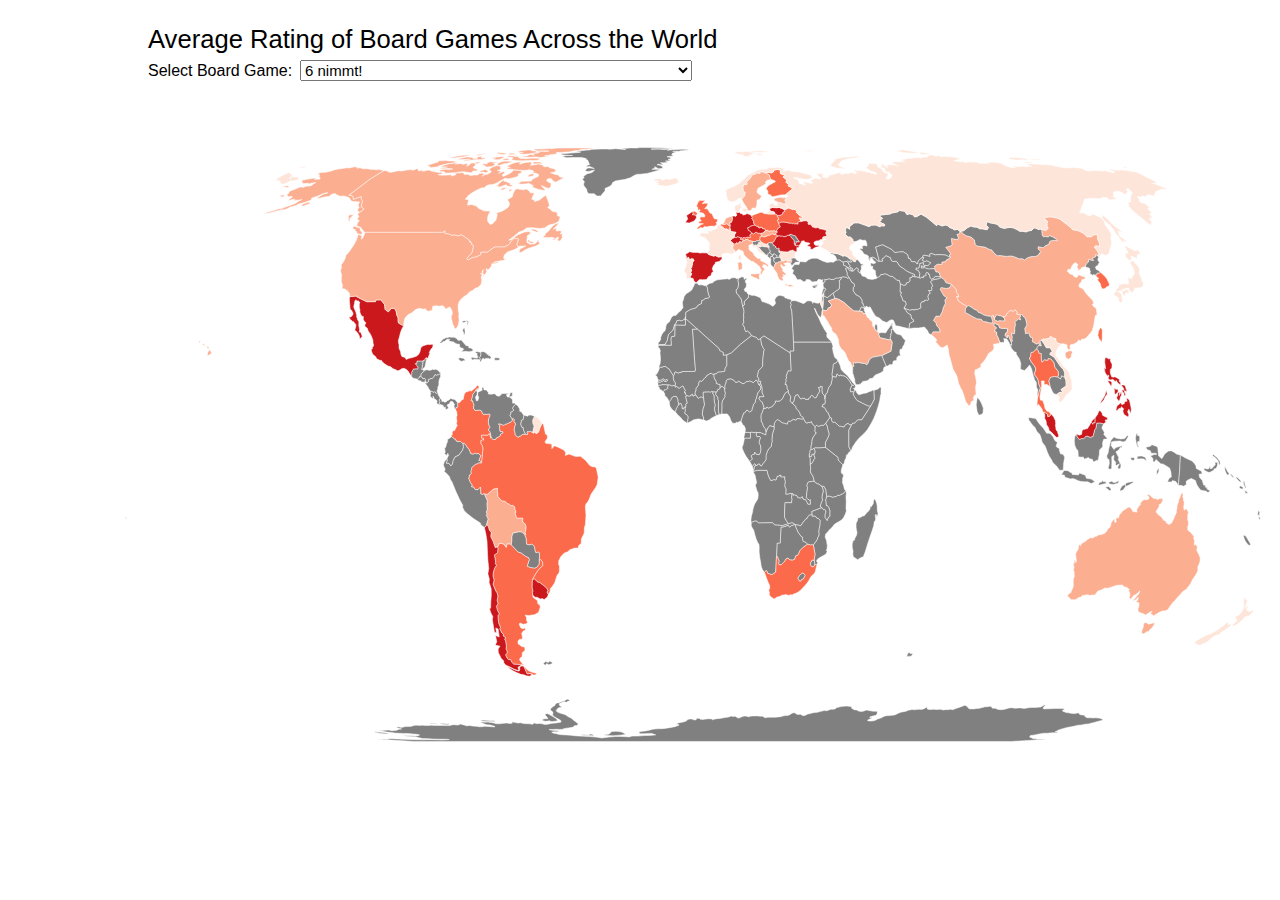
<file: chloropleth.html>
<!DOCTYPE html>
<meta charset="utf-8">

<head>
    <title>Games Chloropleth</title>
    <meta charset="utf-8">
    <script type="text/javascript" src="lib/d3.v5.min.js"></script>
    <script type="text/javascript" src="lib/d3-dsv.min.js"></script>
    <script type="text/javascript" src="lib/d3-legend.min.js"></script>
    <script type="text/javascript" src="lib/d3-tip.min.js"></script>
    <script type="text/javascript" src="lib/d3-geo-projection.v2.min.js"></script>
    <script type="text/javascript" src="lib/topojson.v2.min.js"></script>

    <link rel="stylesheet" type="text/css" href="styles_chloropleth.css">
    <style> </style>
</head>


<body>
    <!-- Add heading for the visualization -->
    <select id="selectButton"></select>

    <!-- Create dropdown element here. Options should be added after reading in game file, they should not be created here.-->

    <!-- append visualization svg to this div-->
    <div id="choropleth"></div>

    <script>

        // enter code to define margin and dimensions for svg
        var margin = { top: 50, right: 50, bottom: 20, left: 20 },
            width = 1300 + margin.left + margin.right,
            height = 700 + margin.top + margin.bottom;

        // enter code to create svg
        var svg = d3.select("body").append("svg")
            .attr("width", width + margin.left + margin.right)
            .attr("height", height + margin.top + margin.bottom);

        var mapSVG = svg.append("g")
            .attr("transform", "translate(" + margin.left + "," + margin.top + ")");

        // enter code to create color scale

        var brewerColors = ['#fee5d9', '#fcae91', '#fb6a4a', '#cb181d']
        var quantize = d3.scaleQuantile().range(brewerColors)

        // enter code to define tooltip
        var tip = d3.tip()
            .attr("class", "d3-tip")
            .html(function (d) {
                var country = d.properties.name
                if (countriesMapped.has(country)) {

                    return (
                        "Country: " + countriesMapped.get(country)["Country"]) +
                        "<br />" +
                        "Game: " + countriesMapped.get(country)["Game"] +
                        "<br />" +
                        "Avg Rating: " + countriesMapped.get(country)["Average Rating"] +
                        "<br />" +
                        "Number of Users: " + formatComma(countriesMapped.get(country)["Number of Users"])
                } else {

                    return (
                        "Country: " + country) +
                        "<br />" +
                        "Game: " + countriesMapped.values().next().value.Game +
                        "<br />" +
                        "Avg Rating: NA" +
                        "<br />" +
                        "Number of Users: NA"

                }
            })

        // enter code to define projection and path required for Choropleth


        // choose a projection
        var projection = d3.geoHufnagel()
            .scale(225)
            .translate([width / 2, height / 2]);

        // create path generator function initialized with projection
        var pathGenerator = d3.geoPath().projection(projection);

        // define any other global variables 
        const countriesMapped = new Map();
        var formatComma = d3.format(",")



        // read in data
        Promise.all([
            d3.json("world_countries.json"),
            d3.csv("ratings-by-country.csv")
        ]).then((values) => {


            // enter code to call ready() with required arguments
            var gameData = values[1];
            var countries = values[0];

            gameData.forEach(x => x["Average Rating"] = +x["Average Rating"]);
            gameData.forEach(x => x["Number of Users"] = +x["Number of Users"]);

            console.log("world: ", countries.features)
            console.log("promiseValues:", values)
            console.log("GameData:", gameData)
            ready(countries, gameData);
            ;
        }

        );

        // this function should be called once the data from files have been read
        // world: topojson from world_countries.json
        // gameData: data from ratings-by-country.csv

        function ready(countries, gameData) {
            // enter code to extract all unique games from gameData (
            // Adapted from https://stackoverflow.com/questions/28572015/how-to-select-unique-values-in-d3-js-from-data/28572315)
            var uniqueGames = [...new Set(gameData.map(d => d.Game))];
            console.log("unique games :", uniqueGames)


            console.log("data", gameData)

            // enter code to append the game options to the dropdown
            d3.select("#selectButton")
                .selectAll('myOptions')
                .data(uniqueGames)
                .enter()
                .append('option')
                .text(function (d) { return d; }) // text showed in the menu
                .attr("value", function (d) { return d; }) // corresponding value returned by the button

            // add pulldown label
            svg.append("text")
                .attr("class", "label")
                .attr("x", 140)
                .attr("y", 68)
                .text("Select Board Game:")

            // add chart title
            svg.append("text")
                .attr("class", "title")
                .attr("x", 140)
                .attr("y", 40)
                .text("Average Rating of Board Games Across the World")
            // add name
            svg.append("text")
                .attr("class", "name")
                .attr("x", 140)
                .attr("y", height)
                .text("")


            // event listener for the dropdown. Update choropleth and legend when selection changes. Call createMapAndLegend() with required arguments.

            d3.select("#selectButton")
                .on("change", change)
            function change() {
                selectedGame = this.options[this.selectedIndex].value,
                    createMapAndLegend(countries, gameData, selectedGame)

            }

            // create Choropleth with default option. Call createMapAndLegend() with required arguments.
            selectedGame = uniqueGames[0]
            console.log("default Game", selectedGame)
            createMapAndLegend(countries, gameData, selectedGame)

        }

        // this function should create a Choropleth and legend using the world and gameData arguments for a selectedGame
        // also use this function to update Choropleth and legend when a different game is selected from the dropdown
        function createMapAndLegend(countries, gameData, selectedGame) {
            console.log("selected Game:", selectedGame);

            var filteredGameData = gameData.filter(function (d) { return (d.Game == selectedGame) });
            console.log("Filtered Game:", filteredGameData);

            var extent = d3.extent(filteredGameData.map(x => x["Average Rating"]));
            console.log("extent:", extent)

            color = quantize.domain(filteredGameData.map(x => x["Average Rating"]))

            var trunc = brewerColors.map(d => quantize.invertExtent(d))
            console.log(trunc[0][0].toFixed(2))


            // draw map
            mapSVG.append("g").attr("class", "continent")
                .selectAll("path")
                .data(countries.features)
                .enter()
                .append("path")
                .attr("d", pathGenerator)
                .attr("fill", function (d) {
                    filteredGameData.forEach(d => {
                        countriesMapped.set(d.Country, d)
                    })
                    if (countriesMapped.has(d.properties.name)) {
                        return (quantize(countriesMapped.get(d.properties.name)["Average Rating"]))
                    }
                    else { return "grey" };
                })
                .call(tip)
                .on("mouseover", tip.show)
                .on('mouseout', tip.hide);


            //legend
            var legend = d3.legendColor()
                .labelFormat(d3.format(".2f"))
                .scale(quantize);

            // update legend
            d3.selectAll(".legendQuant").remove();
            var showLegend = svg.append("g")
                .attr("class", "legendQuant")
                .attr("transform", "translate(" + (width - 50) + "," + margin.top + ")")
                .call(legend);


        }
    </script>

</body>

</html>
</file>
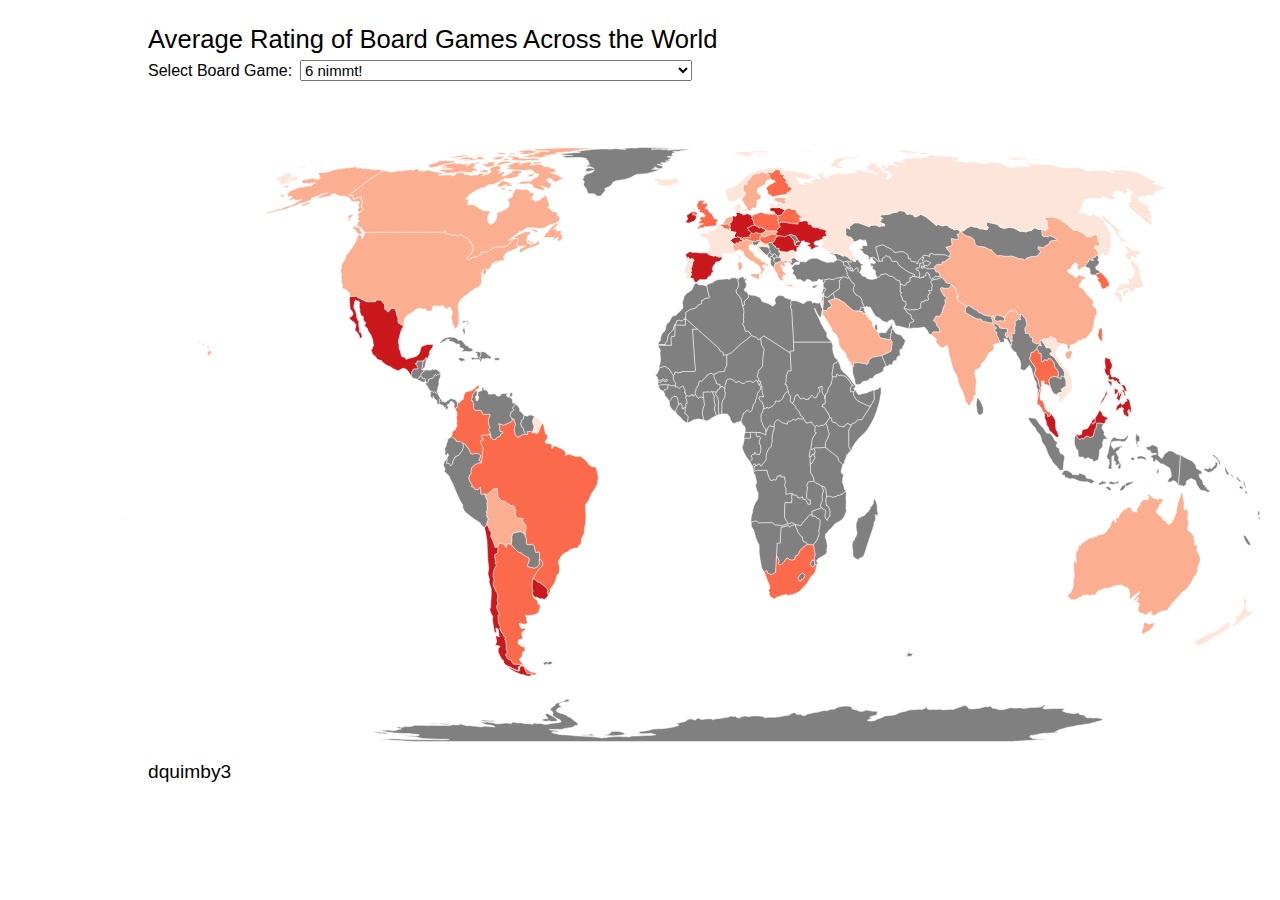
<file: choropleth.html>
<!DOCTYPE html>
<meta charset="utf-8">

<head>
    <title>Games Chloropleth</title>
    <meta charset="utf-8">
    <script type="text/javascript" src="lib/d3.v5.min.js"></script>
    <script type="text/javascript" src="lib/d3-dsv.min.js"></script>
    <script type="text/javascript" src="lib/d3-legend.min.js"></script>
    <script type="text/javascript" src="lib/d3-tip.min.js"></script>
    <script type="text/javascript" src="lib/d3-geo-projection.v2.min.js"></script>
    <script type="text/javascript" src="lib/topojson.v2.min.js"></script>

    <link rel="stylesheet" type="text/css" href="styles_chloropleth.css">
    <style> </style>
</head>


<body>
    <!-- Add heading for the visualization -->
    <select id="selectButton"></select>

    <!-- Create dropdown element here. Options should be added after reading in game file, they should not be created here.-->

    <!-- append visualization svg to this div-->
    <div id="choropleth"></div>

    <script>

        // enter code to define margin and dimensions for svg
        var margin = { top: 50, right: 50, bottom: 20, left: 20 },
            width = 1300 + margin.left + margin.right,
            height = 700 + margin.top + margin.bottom;

        // enter code to create svg
        var svg = d3.select("body").append("svg")
            .attr("width", width + margin.left + margin.right)
            .attr("height", height + margin.top + margin.bottom);

        var mapSVG = svg.append("g")
            .attr("transform", "translate(" + margin.left + "," + margin.top + ")");

        // enter code to create color scale

        var brewerColors = ['#fee5d9', '#fcae91', '#fb6a4a', '#cb181d']
        var quantize = d3.scaleQuantile().range(brewerColors)

        // enter code to define tooltip
        var tip = d3.tip()
            .attr("class", "d3-tip")
            .html(function (d) {
                var country = d.properties.name
                if (countriesMapped.has(country)) {

                    return (
                        "Country: " + countriesMapped.get(country)["Country"]) +
                        "<br />" +
                        "Game: " + countriesMapped.get(country)["Game"] +
                        "<br />" +
                        "Avg Rating: " + countriesMapped.get(country)["Average Rating"] +
                        "<br />" +
                        "Number of Users: " + formatComma(countriesMapped.get(country)["Number of Users"])
                } else {

                    return (
                        "Country: " + country) +
                        "<br />" +
                        "Game: " + countriesMapped.values().next().value.Game +
                        "<br />" +
                        "Avg Rating: NA" +
                        "<br />" +
                        "Number of Users: NA"

                }
            })

        // enter code to define projection and path required for Choropleth


        // choose a projection
        var projection = d3.geoHufnagel()
            .scale(225)
            .translate([width / 2, height / 2]);

        // create path generator function initialized with projection
        var pathGenerator = d3.geoPath().projection(projection);

        // define any other global variables 
        const countriesMapped = new Map();
        var formatComma = d3.format(",")



        // read in data
        Promise.all([
            d3.json("world_countries.json"),
            d3.csv("ratings-by-country.csv")
        ]).then((values) => {


            // enter code to call ready() with required arguments
            var gameData = values[1];
            var countries = values[0];

            gameData.forEach(x => x["Average Rating"] = +x["Average Rating"]);
            gameData.forEach(x => x["Number of Users"] = +x["Number of Users"]);

            console.log("world: ", countries.features)
            console.log("promiseValues:", values)
            console.log("GameData:", gameData)
            ready(countries, gameData);
            ;
        }

        );

        // this function should be called once the data from files have been read
        // world: topojson from world_countries.json
        // gameData: data from ratings-by-country.csv

        function ready(countries, gameData) {
            // enter code to extract all unique games from gameData (
            // Adapted from https://stackoverflow.com/questions/28572015/how-to-select-unique-values-in-d3-js-from-data/28572315)
            var uniqueGames = [...new Set(gameData.map(d => d.Game))];
            console.log("unique games :", uniqueGames)


            console.log("data", gameData)

            // enter code to append the game options to the dropdown
            d3.select("#selectButton")
                .selectAll('myOptions')
                .data(uniqueGames)
                .enter()
                .append('option')
                .text(function (d) { return d; }) // text showed in the menu
                .attr("value", function (d) { return d; }) // corresponding value returned by the button

            // add pulldown label
            svg.append("text")
                .attr("class", "label")
                .attr("x", 140)
                .attr("y", 68)
                .text("Select Board Game:")

            // add chart title
            svg.append("text")
                .attr("class", "title")
                .attr("x", 140)
                .attr("y", 40)
                .text("Average Rating of Board Games Across the World")
            // add name
            svg.append("text")
                .attr("class", "name")
                .attr("x", 140)
                .attr("y", height)
                .text("dquimby3")


            // event listener for the dropdown. Update choropleth and legend when selection changes. Call createMapAndLegend() with required arguments.

            d3.select("#selectButton")
                .on("change", change)
            function change() {
                selectedGame = this.options[this.selectedIndex].value,
                    createMapAndLegend(countries, gameData, selectedGame)

            }

            // create Choropleth with default option. Call createMapAndLegend() with required arguments.
            selectedGame = uniqueGames[0]
            console.log("default Game", selectedGame)
            createMapAndLegend(countries, gameData, selectedGame)

        }

        // this function should create a Choropleth and legend using the world and gameData arguments for a selectedGame
        // also use this function to update Choropleth and legend when a different game is selected from the dropdown
        function createMapAndLegend(countries, gameData, selectedGame) {
            console.log("selected Game:", selectedGame);

            var filteredGameData = gameData.filter(function (d) { return (d.Game == selectedGame) });
            console.log("Filtered Game:", filteredGameData);

            var extent = d3.extent(filteredGameData.map(x => x["Average Rating"]));
            console.log("extent:", extent)

            color = quantize.domain(filteredGameData.map(x => x["Average Rating"]))

            var trunc = brewerColors.map(d => quantize.invertExtent(d))
            console.log(trunc[0][0].toFixed(2))


            // draw map
            mapSVG.append("g").attr("class", "continent")
                .selectAll("path")
                .data(countries.features)
                .enter()
                .append("path")
                .attr("d", pathGenerator)
                .attr("fill", function (d) {
                    filteredGameData.forEach(d => {
                        countriesMapped.set(d.Country, d)
                    })
                    if (countriesMapped.has(d.properties.name)) {
                        return (quantize(countriesMapped.get(d.properties.name)["Average Rating"]))
                    }
                    else { return "grey" };
                })
                .call(tip)
                .on("mouseover", tip.show)
                .on('mouseout', tip.hide);


            //legend
            var legend = d3.legendColor()
                .labelFormat(d3.format(".2f"))
                .scale(quantize);

            // update legend
            d3.selectAll(".legendQuant").remove();
            var showLegend = svg.append("g")
                .attr("class", "legendQuant")
                .attr("transform", "translate(" + (width - 50) + "," + margin.top + ")")
                .call(legend);


        }
    </script>

</body>

</html>
</file>
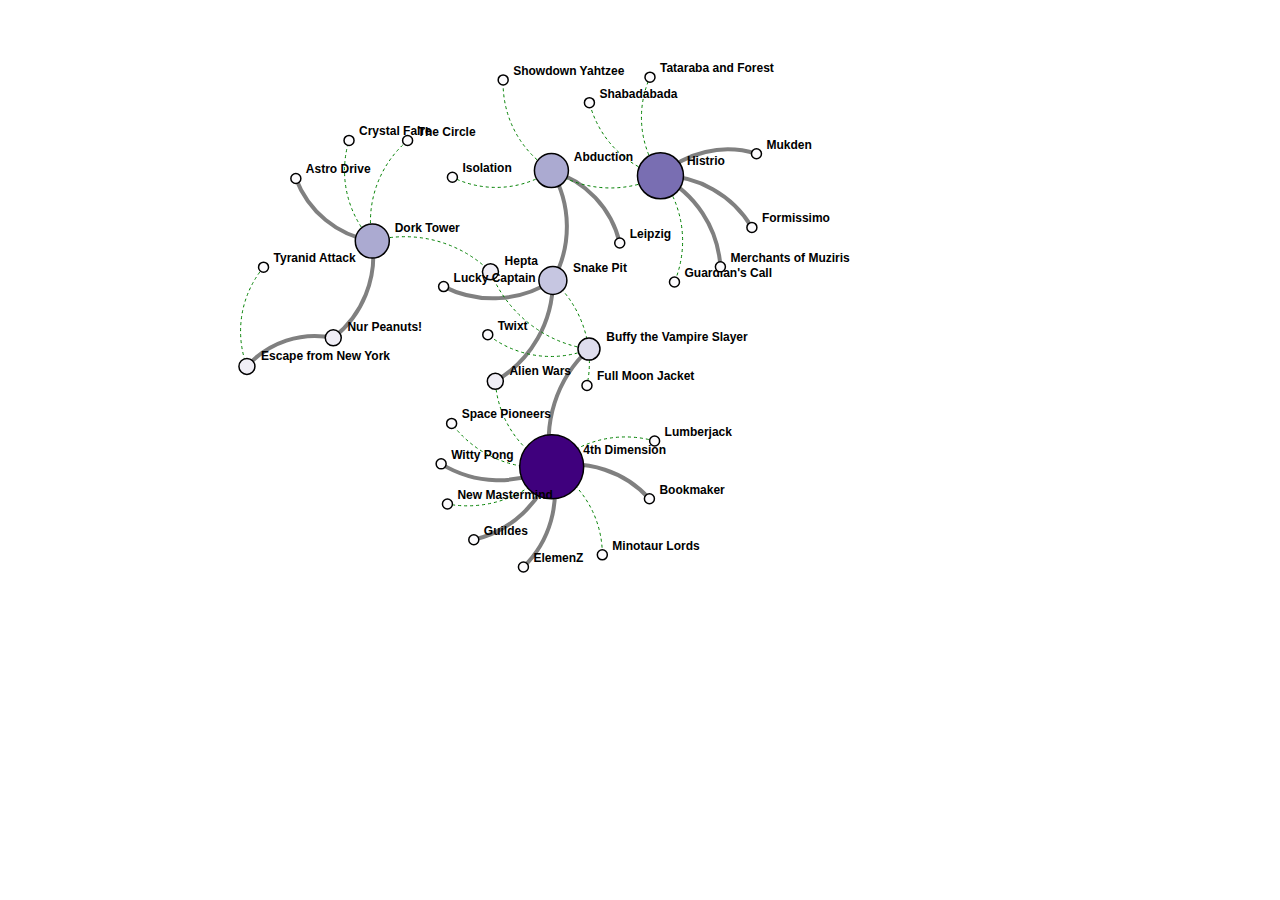
<file: graph.html>
<!DOCTYPE html>
<meta charset="utf-8">
<script type="text/javascript" src="lib/d3.v5.min.js"></script>
<style>
    path.link {
        fill: none;
        stroke: #666;
        stroke-width: 1.5px;
    }

    circle {
        fill: #ccc;
        stroke: #fff;
        stroke: black;
        stroke-width: 1.5px;
    }

    text {
        fill: #000;
        font: 12px sans-serif;
        pointer-events: none;
        font-weight: 700;
    }
</style>
<html xmlns:mso="urn:schemas-microsoft-com:office:office" xmlns:msdt="uuid:C2F41010-65B3-11d1-A29F-00AA00C14882">

<head>
    <!--[if gte mso 9]><xml>
<mso:CustomDocumentProperties>
<mso:display_urn_x003a_schemas-microsoft-com_x003a_office_x003a_office_x0023_Editor msdt:dt="string">Hull, Matthew D</mso:display_urn_x003a_schemas-microsoft-com_x003a_office_x003a_office_x0023_Editor>
<mso:xd_Signature msdt:dt="string"></mso:xd_Signature>
<mso:Order msdt:dt="string">35500.0000000000</mso:Order>
<mso:ComplianceAssetId msdt:dt="string"></mso:ComplianceAssetId>
<mso:TemplateUrl msdt:dt="string"></mso:TemplateUrl>
<mso:xd_ProgID msdt:dt="string"></mso:xd_ProgID>
<mso:display_urn_x003a_schemas-microsoft-com_x003a_office_x003a_office_x0023_Author msdt:dt="string">Hull, Matthew D</mso:display_urn_x003a_schemas-microsoft-com_x003a_office_x003a_office_x0023_Author>
<mso:ContentTypeId msdt:dt="string">0x010100D48F87729E805A4096AD64C4E51DACBE</mso:ContentTypeId>
<mso:_SourceUrl msdt:dt="string"></mso:_SourceUrl>
<mso:_SharedFileIndex msdt:dt="string"></mso:_SharedFileIndex>
</mso:CustomDocumentProperties>
</xml><![endif]-->
    <title></title>
</head>

<body>
    <script>

        d3.dsv(",", "board_games.csv", function (d) {
            return {
                source: d.source,
                target: d.target,
                value: +d.value,
                degree: 0
            }
        }).then(function (data) {

            var links = data;

            var nodes = {};



            // compute the distinct nodes from the links.
            links.forEach(function (link) {
                link.source = nodes[link.source] || (nodes[link.source] = { name: link.source });
                link.target = nodes[link.target] || (nodes[link.target] = { name: link.target });
            });



            var width = 1200,
                height = 700;


            var force = d3.forceSimulation()
                .nodes(d3.values(nodes))
                .force("link", d3.forceLink(links).distance(100))
                .force('center', d3.forceCenter(width / 2, height / 2))
                .force("x", d3.forceX())
                .force("y", d3.forceY())
                .force("charge", d3.forceManyBody().strength(-250))
                .alphaTarget(1)
                .on("tick", tick);

            var svg = d3.select("body").append("svg")
                .attr("width", width)
                .attr("height", height);

            // add the links
            var path = svg.append("g")
                .selectAll("path")
                .data(links)
                .enter()
                .append("path")
                .attr("class", function (d) { return "link " + d.type; })
                // change link styles based on "d.value" q2.3
                .style("stroke", function (d) {
                    if (d.value == 0) { return "#808080" }
                    else { return "#008000" }
                })
                .style("stroke-width", function (d) {
                    if (d.value == 0) { return 4 }
                    else { return 1 }
                })
                .style("stroke-dasharray", function (d) {
                    if (d.value == 1) { return ("3,3") }
                });


            // define the nodes
            var node = svg.selectAll(".node")
                .data(force.nodes())
                .enter().append("g")
                .attr("class", "node")
                .on("dblclick", doubleclick)
                .call(d3.drag()
                    .on("start", dragstarted)
                    .on("drag", dragged)
                    .on("end", dragended));


            // add the nodes
            node.append("circle")
                .attr("r", function (d) {
                    d.weight = links.filter(function (l) {
                        return l.source.index == d.index || l.target.index == d.index
                    }).length;

                    var minRadius = 2;
                    return minRadius + (d.weight * 3.0)
                })
                .style("fill", function (d) {
                    var sequentialScale = d3.scaleSequential()
                        .domain([1, 10])
                        .interpolator(d3.interpolatePurples);
                    if (d3.select(d.node).classed("fixed", d.fixed = false)) {
                        return sequentialScale(d.weight);
                    }

                });


            // add label (q2.a)
            node.append("text")
                .attr("dx", function (d) { return (10 * d.weight ** .5) })
                .attr("dy", function (d) { return (-5 * d.weight ** .4) })
                .attr("font-weight", 700)
                .text(function (d) { return d.name });

            // add name to top right
            svg.append("text")
                .attr("x", (width * .75))
                .attr("y", (height * .05))
                .attr("text-anchor", "middle")
                .text("");


            // add the curvy lines
            function tick() {
                path.attr("d", function (d) {
                    var dx = d.target.x - d.source.x,
                        dy = d.target.y - d.source.y,
                        dr = Math.sqrt(dx * dx + dy * dy);
                    return "M" +
                        d.source.x + "," +
                        d.source.y + "A" +
                        dr + "," + dr + " 0 0,1 " +
                        d.target.x + "," +
                        d.target.y;
                });

                node.attr("transform", function (d) {
                    return "translate(" + d.x + "," + d.y + ")";
                });
            };


            // start drag function

            function dragstarted(d) {
                if (!d3.event.active) force.alphaTarget(0.3).restart();
                d3.select(this).classed("fixed", d.fixed = true);
                console.log("d fixed:", d.fixed);
                d.fx = d.x;
                d.fy = d.y;
            };

            // during drag function

            function dragged(d) {
                d.fx = d3.event.x;
                d.fy = d3.event.y;
            };

            // End Drag Function
            function dragended(d) {
                if (!d3.event.active) force.alphaTarget(0.3);
                if (d.fixed == true) {
                    d.fx = d.x;
                    d.fy = d.y;
                    console.log("at end node is fixed?:", d.fixed);
                    d3.select(this).select("circle").style("fill", "red");
                }
                else {
                    d.fx = null;
                    d.fy = null;
                }
            };

            function doubleclick(d) {
                d3.select(this).classed("fixed", d.fixed = false);
                force.alphaTarget(1.0);
                d3.select(this).select("circle").style("fill", function (d) {
                    var sequentialScale = d3.scaleSequential()
                        .domain([1, 15])
                        .interpolator(d3.interpolatePurples);
                    return sequentialScale(d.weight);
                });
                console.log("on double click:", d.fixed);
                d.fx = null;
                d.fy = null;
            }



        }).catch(function (error) {
            console.log(error);
        });

    </script>
</body>

</html>
</file>
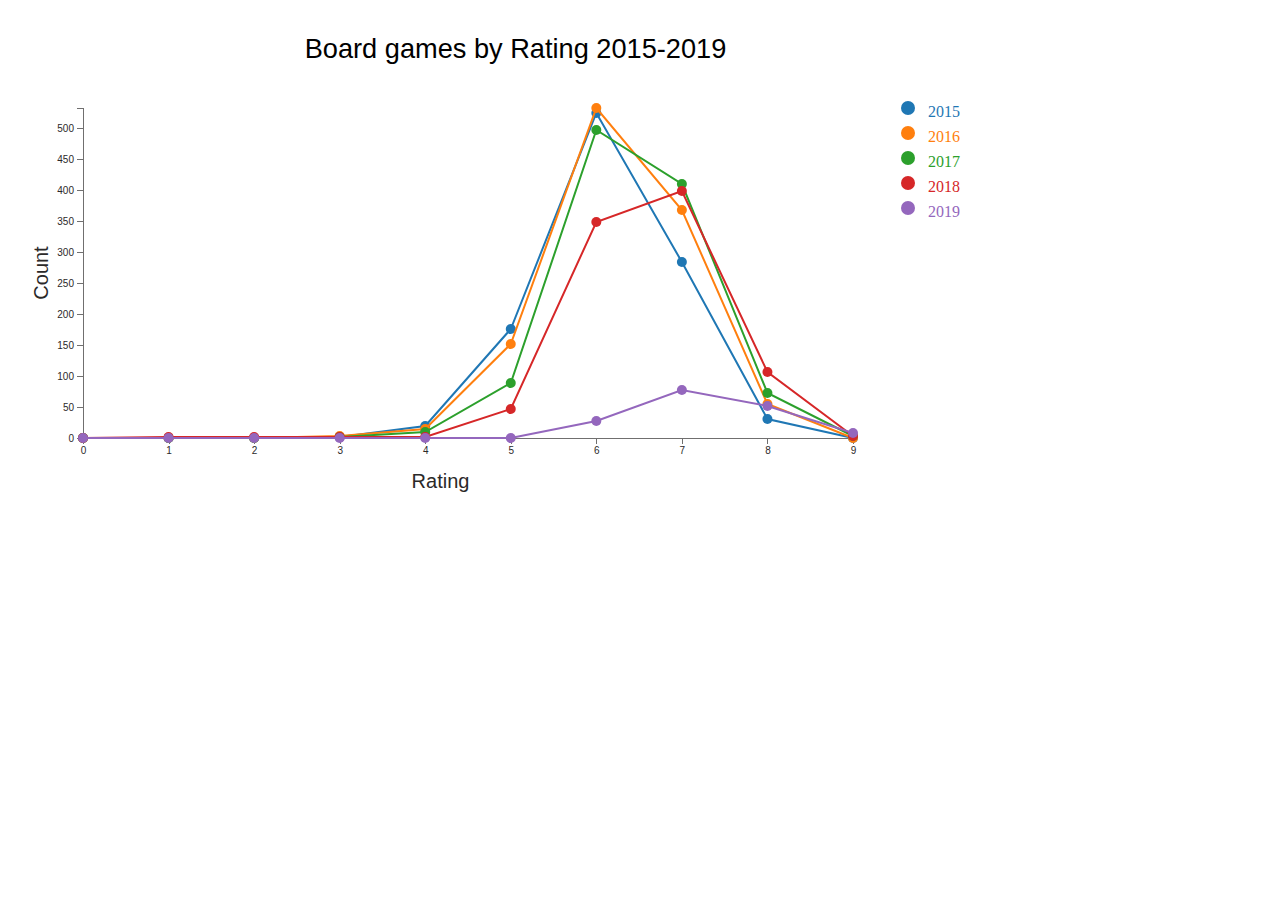
<file: interactive.html>
<!DOCTYPE html>

<head>
  <title>Games Rating: 2015 - 2019</title>
  <meta charset="utf-8">
  <script type="text/javascript" src="lib/d3.v5.min.js" charset="utf-8"></script>
  <script type="text/javascript" src="lib/d3-dsv.min.js"></script>
  <script type="text/javascript" src="lib/d3-geo-projection.v2.min.js"></script>
  <script type="text/javascript" src="lib/d3-tip.min.js"></script>
  <script type="text/javascript" src="lib/topojson.v2.min.js"></script>
  <script type="text/javascript" src="lib/d3-legend.min.js"></script>
  <script type="text/javascript" src="lib/d3-dsv.min.js"></script>
  <script type="text/javascript" src="lib/d3-legend.min.js"></script>
  <script type="text/javascript" src="lib/d3-tip.min.js"></script>


  <link rel="stylesheet" href="styles_interactive.css">
</head>

<body>
<div id="container1" class="svg_container"></div>

<div id="container2" class="svg_container"></div>

<script type="text/javascript" src="chart1_interactive.js"></script>



</body>
</file>
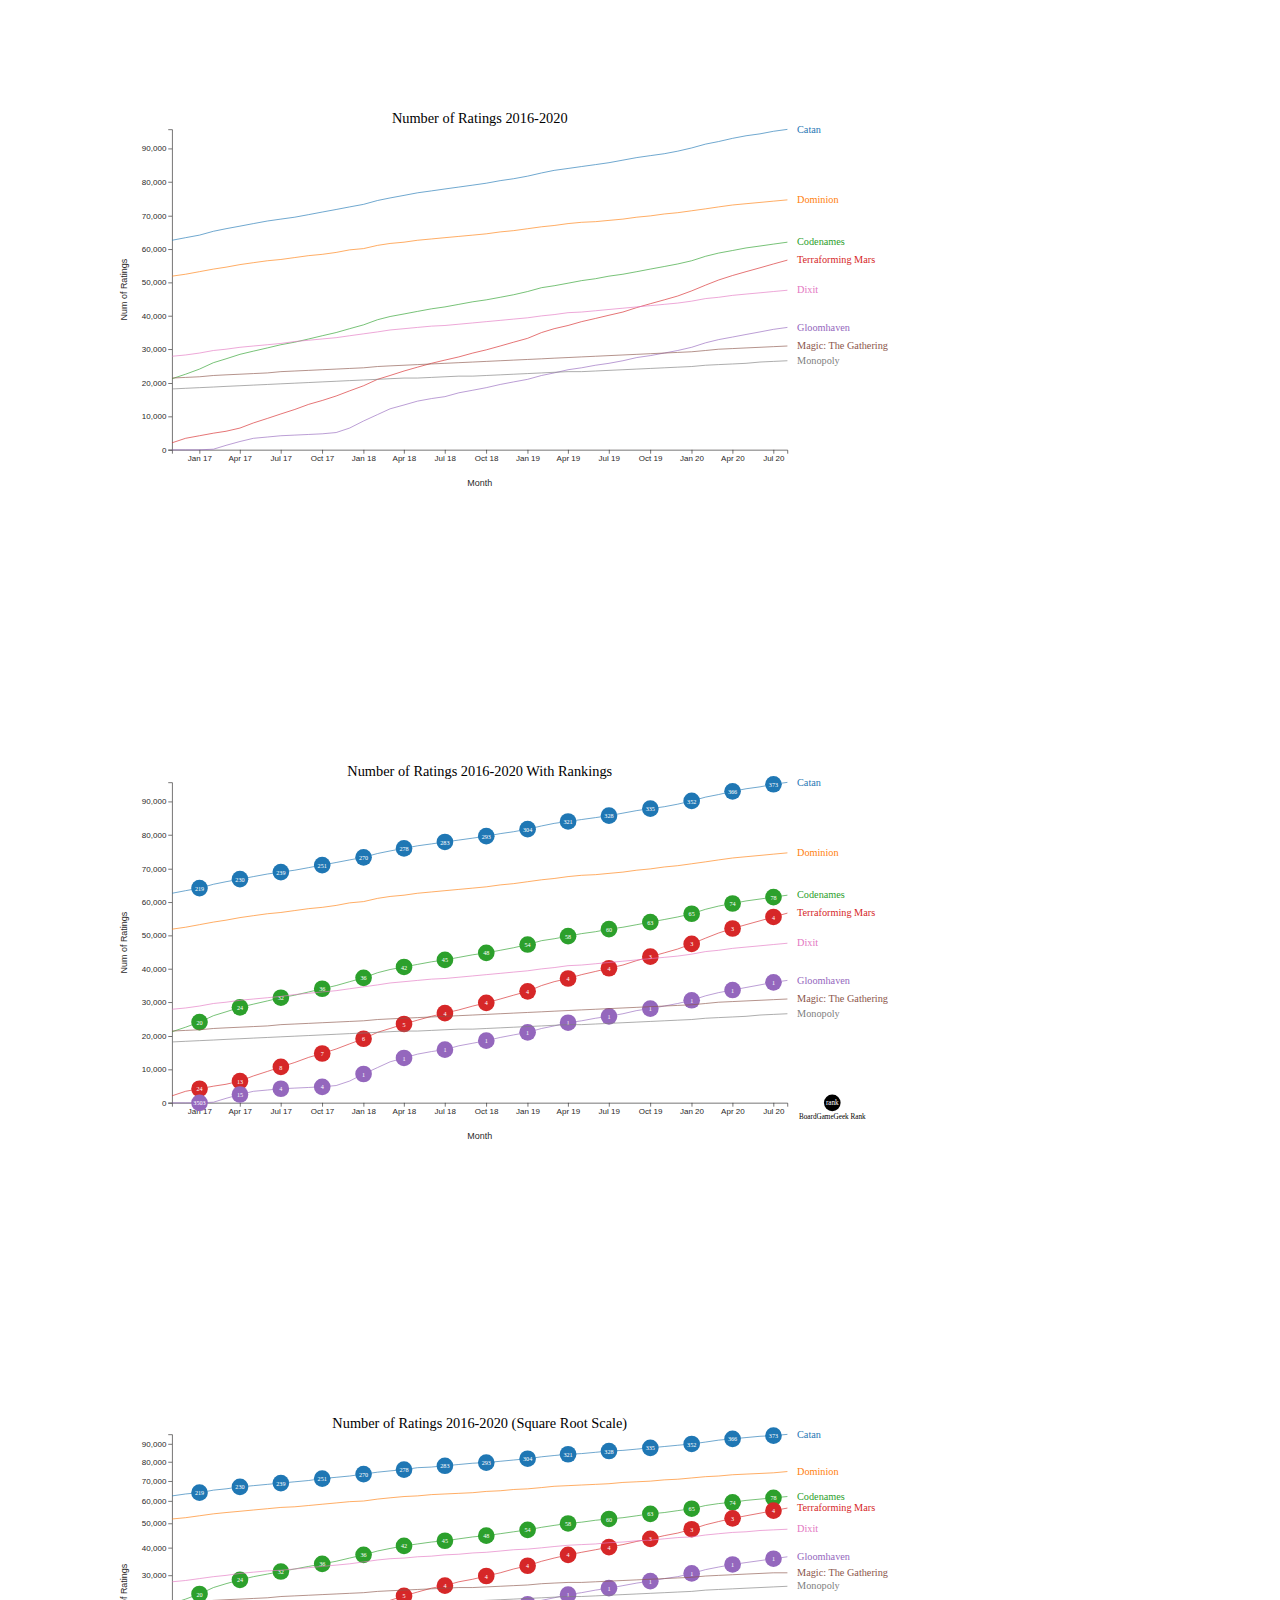
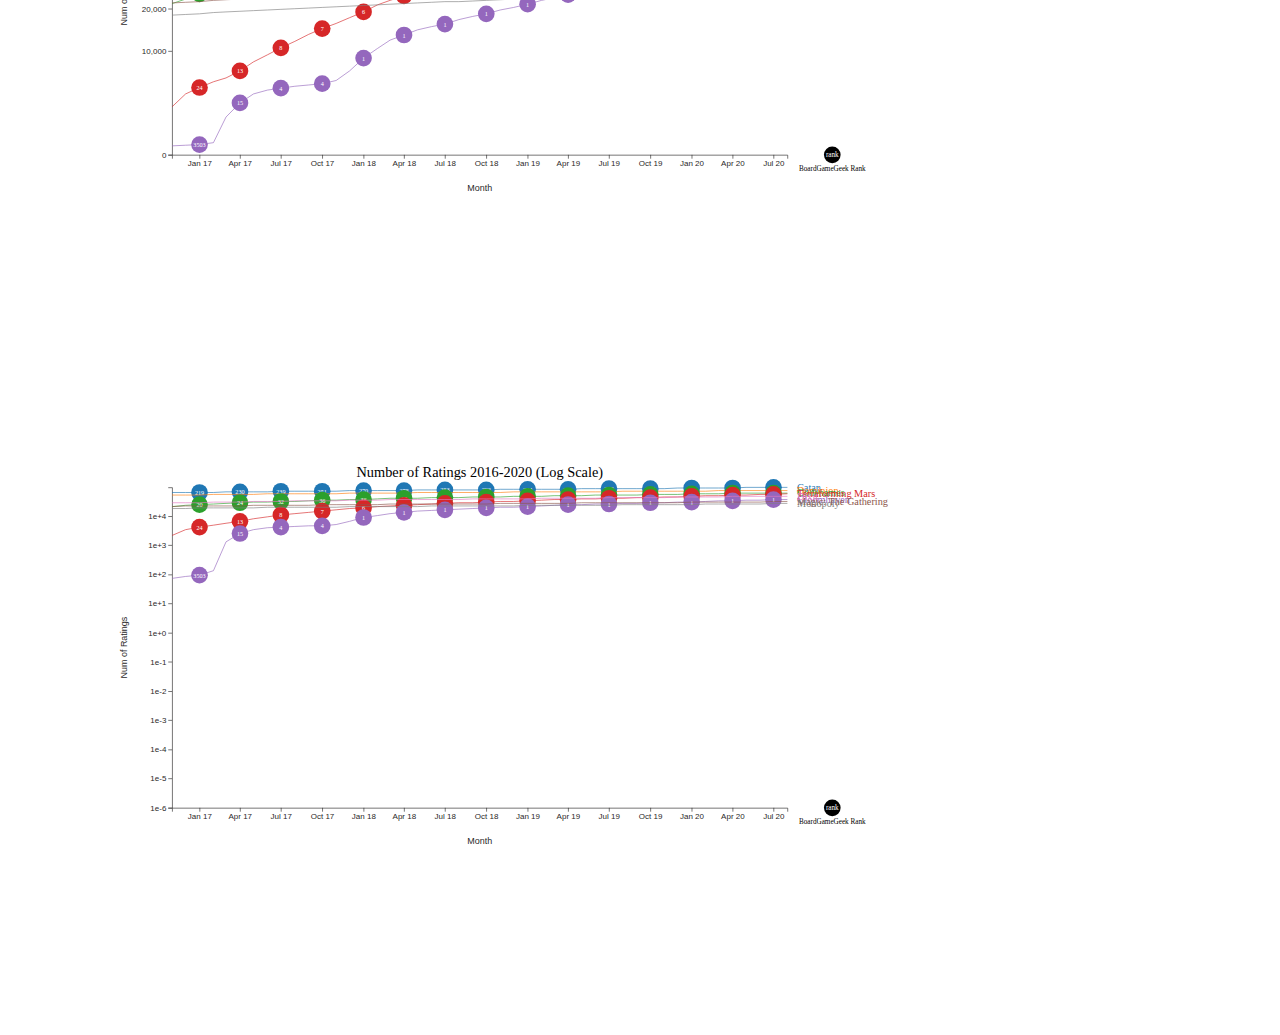
<file: linecharts.html>
<!DOCTYPE html>

<head>
    <meta charset="utf-8">
    <title></title>
    <script type="text/javascript" src="lib/d3.v5.min.js"></script>
    <link rel="stylesheet" href="styles_linecharts.css">
</head>

<body>
    <div id="container" class="svg_container"></div>
    <script type="text/javascript" src="chart1.js"></script>
    
    <p style="page-break-after: always"></p>

    <div id="container2" class="svg_container"></div>
    <script type="text/javascript" src="chart2.js"></script>
    
    <p style="page-break-after: always"></p>

    <div id="container3" class="svg_container"></div>
    <script type="text/javascript" src="chart3.js"></script>
    
   
    <p style="page-break-after: always"></p>
    
    <div id="container4" class="svg_container"></div>
    <script type="text/javascript" src="chart4.js"></script>
    
    

 
</body>
</file>
<file: styles_chloropleth.css>
/* AXES */
/* ticks */
    .continent{
    fill: gray;
    stroke: white;
    stroke-width: .5;
    }

    #selectButton {
        position: absolute;
        top:60px;
        left:300px;
        font: 15px sans-serif; 
    }

    .label {
        fill: black;
        font-size: 1em;
        font-family: sans-serif;
        text-anchor: start;
        vertical-align: middle;
        
    }

    .title {
        fill: black;
        font-size: 1.6em;
        font-family: sans-serif;
        text-anchor: start;
        vertical-align: middle;
        
    }

    .name {
        fill: black;
        font-size: 1.2em;
        font-family: sans-serif;
        text-anchor: start;
        vertical-align: middle;
        
    }

    .d3-tip {
        line-height: 1;
        padding: 10px;
        background: RebeccaPurple;
        color: whitesmoke;
        border-radius: 10px;
        font-size: 17px;
      }
</file>
<file: styles_interactive.css>
/* AXES */
/* ticks */
    .axis line{
    stroke: #706f6f;
    stroke-width: 1;
    shape-rendering: crispEdges;
    }
    
    /* axis contour */
    .axis path {
    stroke: #706f6f;
    stroke-width: 1;
    shape-rendering: crispEdges;
    }
    
    /* axis text */
    .axis text {
    fill: #2b2929;
    font-family: sans-serif;
    font-size: 100%;
    }

    /* LINE CHART */
    path {
    fill: none;
    stroke: #2b2929;
    stroke-width: 2;
    }

    .legend rect {
        fill:white;
        stroke:black;
        opacity:0.8;}

    .title {
            fill: black;
            font-size: 1.7em;
            font-family: sans-serif;
            text-anchor: middle;
            vertical-align: middle;
            
        }

    .name {
            fill: blue;
            font-weight: bold;
            font-size: 1.2em;
            font-family: sans-serif;
            text-anchor: middle;
            vertical-align: middle;
            
        }
</file>
<file: styles_linecharts.css>
/* AXES */
/* ticks */
    .axis line{
    stroke: #2b2929;
    stroke-width: 1;
    shape-rendering: geometricPrecision;
    }
    
    /* axis contour */
    .axis path {
    stroke: #2b2929;
    stroke-width: 1;
    shape-rendering: geometricPrecision;
    }
    
    /* axis text */
    .axis text {
    fill: #2b2929;
    font-family: sans-serif;
    font-size: 125%;
    shape-rendering: geometricPrecision;
    }

    /* LINE CHART */
    path {
    fill: none;
    stroke: #ed3700;
    shape-rendering: geometricPrecision;
    }
</file>
